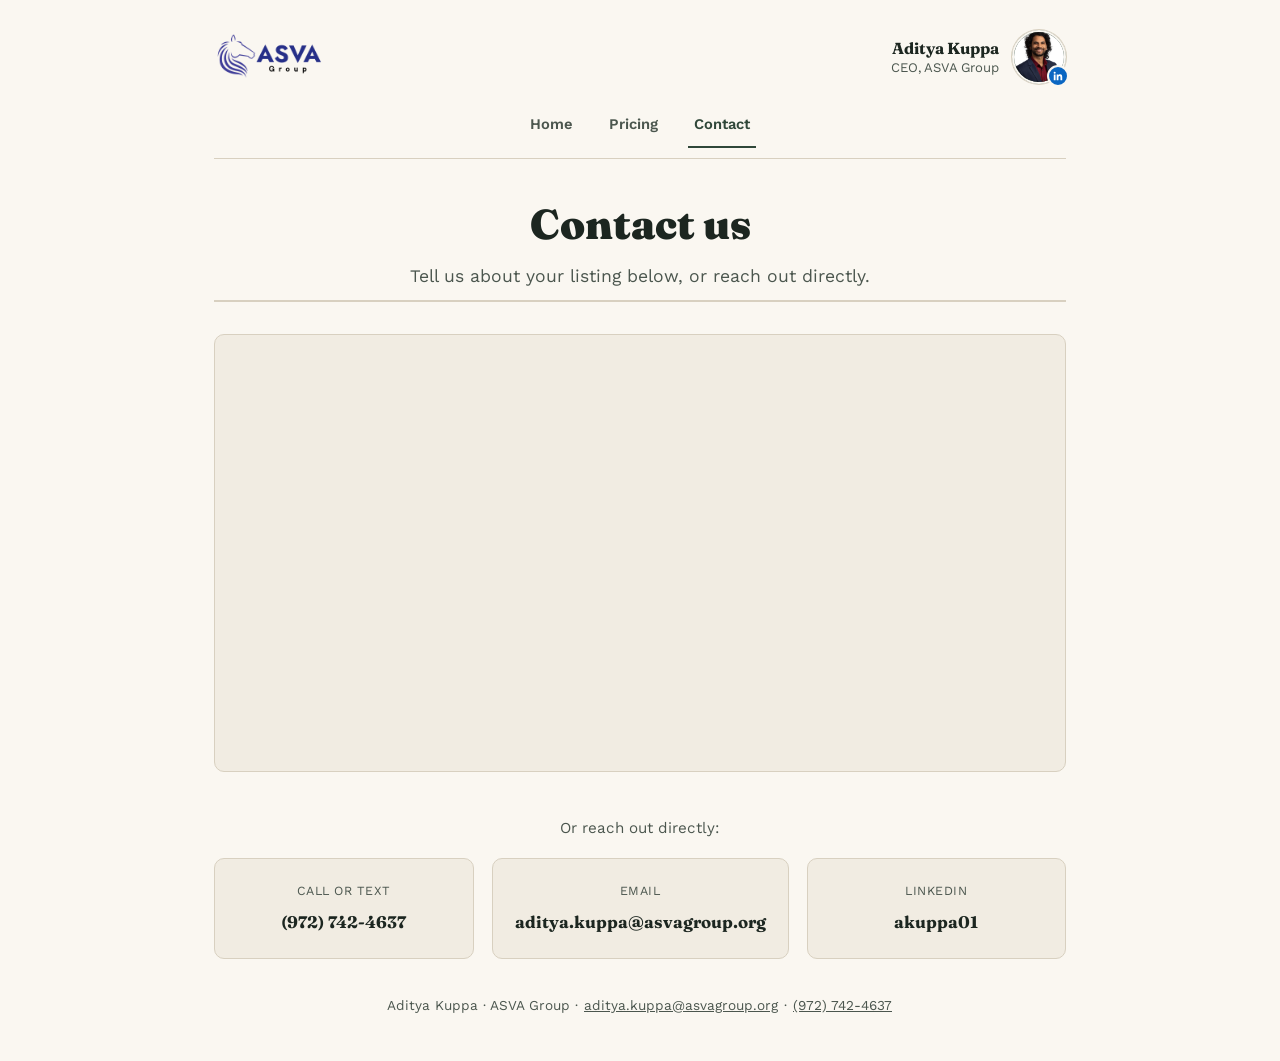
<file: contact.html>
<!DOCTYPE html>
<html lang="en">
<head>
<meta charset="UTF-8">
<meta name="viewport" content="width=device-width, initial-scale=1.0">
<title>Contact | Aditya Kuppa, ASVA Group</title>
<meta name="description" content="Tell us about your listing, or reach Aditya Kuppa directly by phone, text, email, or LinkedIn.">
<link rel="stylesheet" href="assets/site.css">
<style>
  .tally-section { border-top: 2px solid var(--rule); padding: 32px 0 8px; }
  .tally-wrap { background: var(--bg-panel); border: 1px solid var(--rule); border-radius: 10px; padding: 18px; }
  .tally-wrap iframe { display: block; border: 0; width: 100%; }

  .method-lead { text-align: center; color: var(--ink-soft); font-size: 0.95rem; margin: 6px 0 18px; }
  .contact-methods { padding: 30px 0 10px; }
  .method-grid { display: grid; grid-template-columns: repeat(3, 1fr); gap: 18px; }
  @media (max-width: 680px) { .method-grid { grid-template-columns: 1fr; } }
  .method-card {
    display: block;
    background: var(--bg-panel); border: 1px solid var(--rule); border-radius: 10px;
    padding: 22px; text-align: center; text-decoration: none;
    transition: border-color 0.15s ease, background 0.15s ease;
  }
  .method-card:hover { border-color: var(--gold); background: #fff; }
  .method-card .method-label { font-size: 0.78rem; letter-spacing: 0.04em; text-transform: uppercase; color: var(--ink-soft); margin-bottom: 8px; }
  .method-card .method-value { font-family: 'Fraunces', serif; font-weight: 700; font-size: 1.05rem; color: var(--ink); }
  .method-card:hover .method-value { color: var(--accent); }
</style>
</head>
<body>

<div class="wrap">
  <header class="top">
    <a class="brand-logo" href="https://www.asvagroup.org" target="_blank" rel="noopener">
      <img class="logo-img" src="assets/asva-logo.png" alt="ASVA Group">
    </a>
    <a class="profile-link" href="https://www.linkedin.com/in/akuppa01/" target="_blank" rel="noopener" aria-label="Aditya Kuppa, CEO, ASVA Group, view LinkedIn profile">
      <div class="profile-text">
        <div class="profile-name">Aditya Kuppa</div>
        <div class="profile-title">CEO, ASVA Group</div>
      </div>
      <div class="profile-photo-wrap">
        <div class="profile-photo-fallback">AK</div>
        <img class="profile-photo" src="assets/aditya-headshot.jpg" alt="" onerror="this.style.display='none'">
        <span class="li-badge" aria-hidden="true">
          <svg viewBox="0 0 24 24" fill="#fff" aria-hidden="true">
            <path d="M20.45 20.45h-3.56v-5.57c0-1.33-.02-3.04-1.85-3.04-1.85 0-2.14 1.45-2.14 2.94v5.67H9.34V9h3.41v1.56h.05c.48-.9 1.64-1.85 3.37-1.85 3.6 0 4.27 2.37 4.27 5.46v6.28zM5.34 7.43a2.07 2.07 0 1 1 0-4.14 2.07 2.07 0 0 1 0 4.14zM7.12 20.45H3.56V9h3.56v11.45z"/>
          </svg>
        </span>
      </div>
    </a>
  </header>

  <nav class="site-nav">
    <a href="index.html" class="nav-link">Home</a>
    <a href="pricing.html" class="nav-link">Pricing</a>
    <a href="contact.html" class="nav-link current">Contact</a>
  </nav>

  <section class="page-hero">
    <h1>Contact us</h1>
    <p class="sub">Tell us about your listing below, or reach out directly.</p>
  </section>

  <section class="tally-section">
    <div class="tally-wrap">
      <iframe data-tally-src="https://tally.so/embed/xX1qMy?alignLeft=1&hideTitle=1&transparentBackground=1&dynamicHeight=1"
        loading="lazy" width="100%" height="400" frameborder="0" marginheight="0" marginwidth="0"
        title="Contact form"></iframe>
    </div>
    <script>
      var d = document, w = "https://tally.so/widgets/embed.js",
      v = function() {
        if (typeof Tally !== "undefined") { Tally.loadEmbeds(); return; }
        d.querySelectorAll("iframe[data-tally-src]:not([src])").forEach(function(e) { e.src = e.dataset.tallySrc; });
      };
      if (typeof Tally !== "undefined") { v(); }
      else if (d.querySelector('script[src="' + w + '"]') == null) {
        var s = d.createElement("script");
        s.src = w; s.onload = v; s.onerror = v;
        d.body.appendChild(s);
      } else { v(); }
    </script>
  </section>

  <section class="contact-methods">
    <p class="method-lead">Or reach out directly:</p>
    <div class="method-grid">
      <a class="method-card" href="tel:9727424637">
        <div class="method-label">Call or text</div>
        <div class="method-value">(972) 742-4637</div>
      </a>
      <a class="method-card" href="mailto:aditya.kuppa@asvagroup.org">
        <div class="method-label">Email</div>
        <div class="method-value">aditya.kuppa@asvagroup.org</div>
      </a>
      <a class="method-card" href="https://www.linkedin.com/in/akuppa01/" target="_blank" rel="noopener">
        <div class="method-label">LinkedIn</div>
        <div class="method-value">akuppa01</div>
      </a>
    </div>
  </section>

  <footer>
    Aditya Kuppa · ASVA Group · <a href="mailto:aditya.kuppa@asvagroup.org">aditya.kuppa@asvagroup.org</a> · <a href="tel:9727424637">(972) 742-4637</a>
  </footer>
</div>

</body>
</html>
</file>
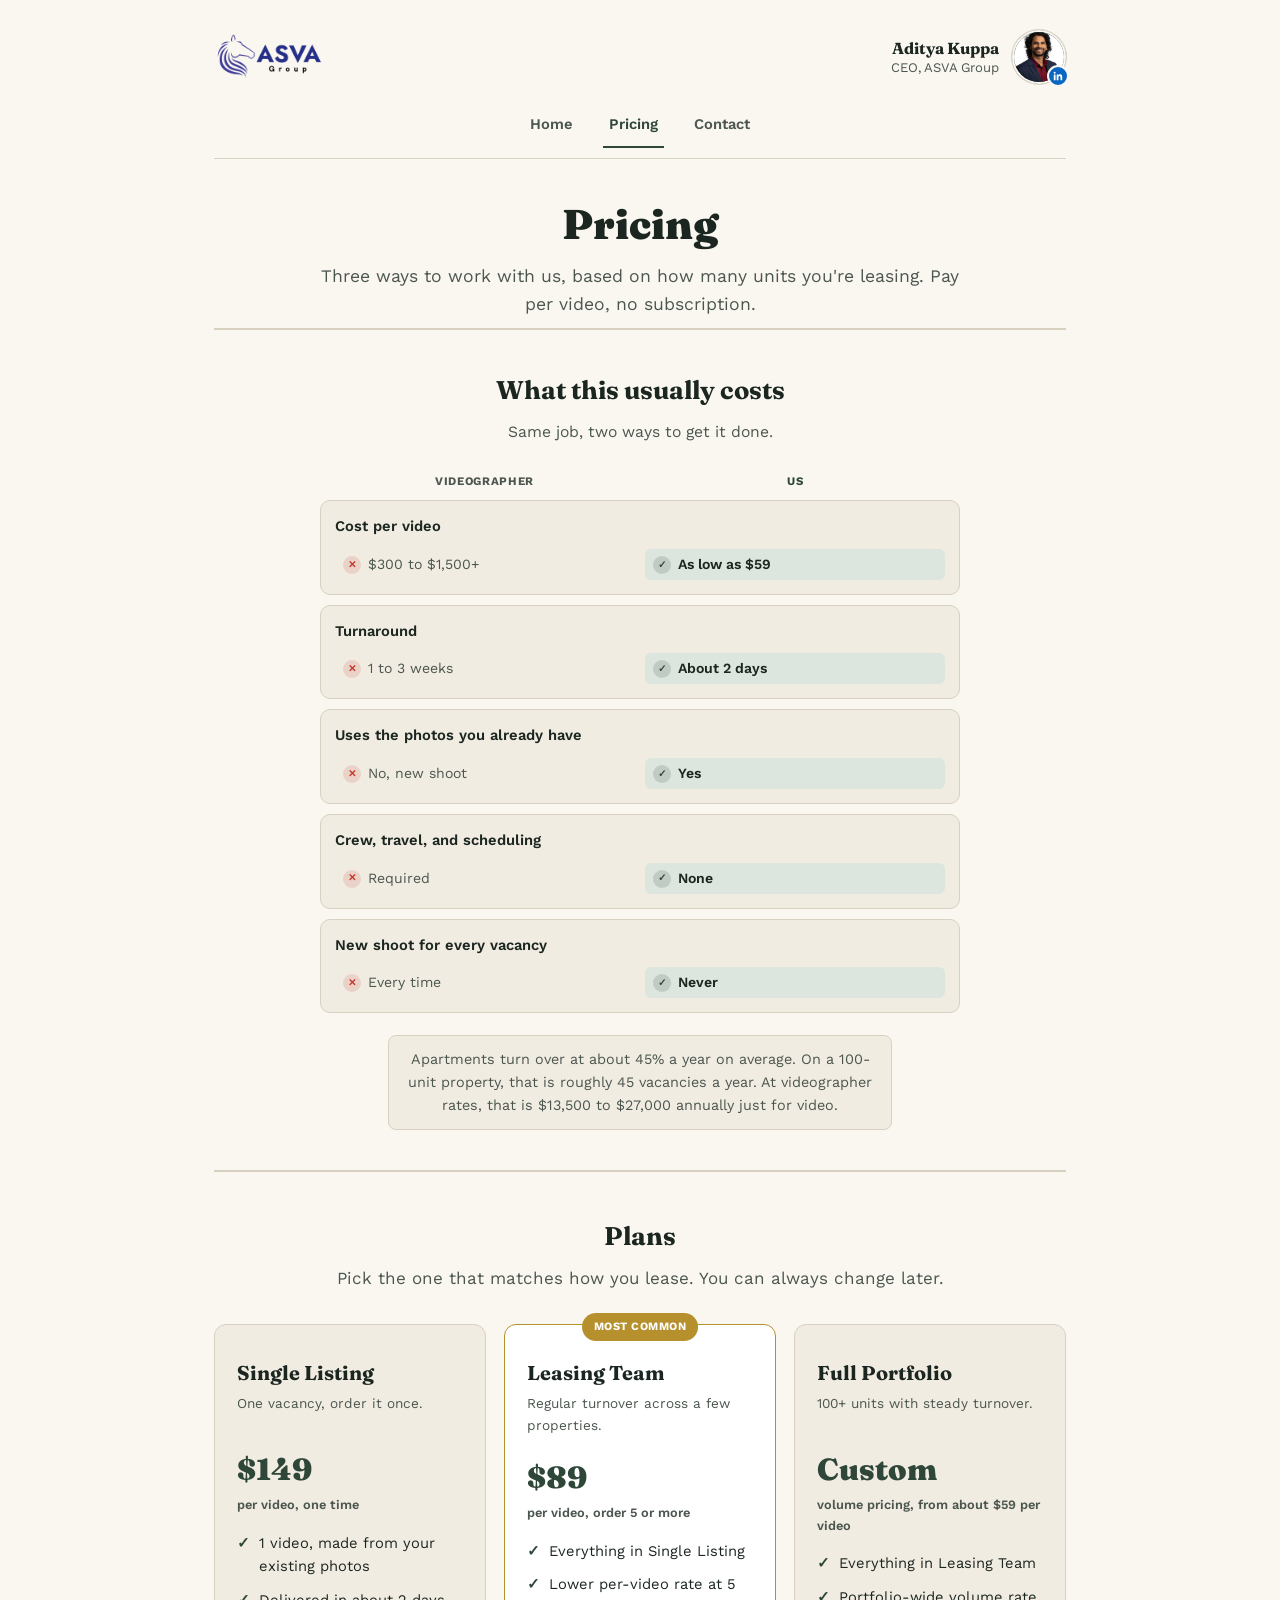
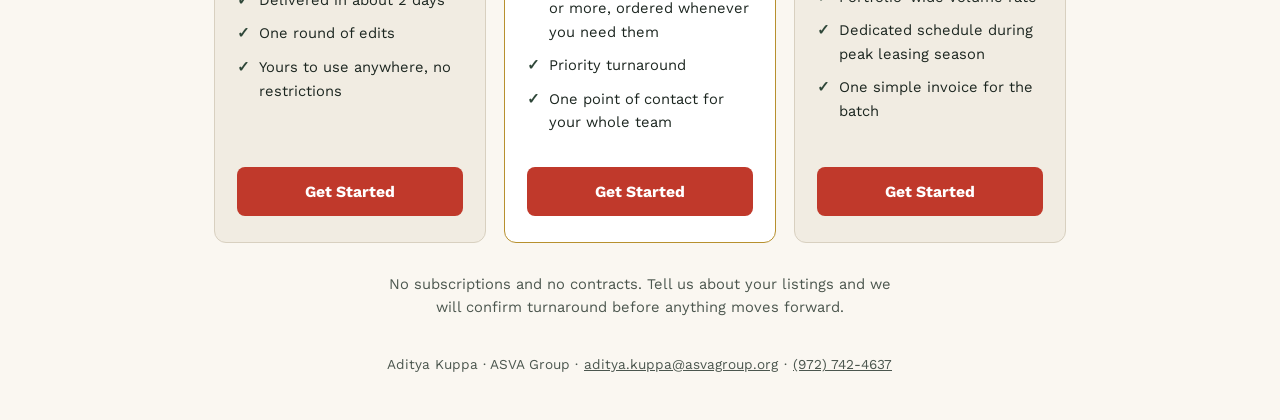
<file: pricing.html>
<!DOCTYPE html>
<html lang="en">
<head>
<meta charset="UTF-8">
<meta name="viewport" content="width=device-width, initial-scale=1.0">
<title>Pricing | Aditya Kuppa, ASVA Group</title>
<meta name="description" content="Three ways to work with us, based on how many units you're leasing. Pay per video, no subscription.">
<link rel="stylesheet" href="assets/site.css">
<style>
  .compare { border-top: 2px solid var(--rule); padding: 40px 0; }
  .compare h2 { text-align: center; font-family: 'Fraunces', serif; font-weight: 700; font-size: 1.6rem; margin: 0 0 8px; }
  .compare-sub { text-align: center; color: var(--ink-soft); margin: 0 0 28px; font-size: 0.98rem; }

  .compare-table { max-width: 640px; margin: 0 auto; }
  .compare-head { display: grid; grid-template-columns: 1fr 1fr; gap: 10px; padding: 0 14px; margin-bottom: 10px; }
  .compare-head span { text-align: center; font-size: 0.72rem; font-weight: 700; letter-spacing: 0.06em; text-transform: uppercase; color: var(--ink-soft); }
  .compare-head .head-us { color: var(--accent); }

  .compare-row { background: var(--bg-panel); border: 1px solid var(--rule); border-radius: 10px; padding: 14px; margin-bottom: 10px; }
  .compare-row-label { display: block; font-weight: 600; font-size: 0.92rem; margin-bottom: 10px; }
  .compare-cells { display: grid; grid-template-columns: 1fr 1fr; gap: 10px; }
  .cell { display: flex; align-items: flex-start; gap: 7px; font-size: 0.88rem; line-height: 1.35; padding: 6px 8px; border-radius: 6px; }
  .cell.them { color: var(--ink-soft); }
  .cell.us { color: var(--ink); font-weight: 600; background: var(--accent-soft); }
  .mark { flex: 0 0 auto; width: 18px; height: 18px; border-radius: 50%; display: flex; align-items: center; justify-content: center; font-size: 0.65rem; font-weight: 800; margin-top: 1px; }
  .mark.x { background: rgba(192,57,43,0.14); color: var(--free); }
  .mark.check { background: rgba(47,71,57,0.16); color: var(--accent); }

  .compare-note {
    text-align: center; font-size: 0.9rem; color: var(--ink-soft);
    max-width: 56ch; margin: 22px auto 0; padding: 12px 16px;
    background: var(--bg-panel); border: 1px solid var(--rule); border-radius: 8px;
  }

  .tiers { border-top: 2px solid var(--rule); padding: 44px 0 8px; }
  .tiers h2 { text-align: center; font-family: 'Fraunces', serif; font-weight: 700; font-size: 1.6rem; margin: 0 0 8px; }
  .tiers-sub { text-align: center; color: var(--ink-soft); margin: 0 0 32px; }
  .tier-grid { display: grid; grid-template-columns: repeat(3, 1fr); gap: 18px; align-items: stretch; }
  @media (max-width: 820px) { .tier-grid { grid-template-columns: 1fr; max-width: 420px; margin: 0 auto; } }
  .tier-card { background: var(--bg-panel); border: 1px solid var(--rule); border-radius: 12px; padding: 26px 22px; display: flex; flex-direction: column; position: relative; }
  .tier-card.featured { border-color: var(--gold); background: #fff; }
  .tier-badge {
    position: absolute; top: -12px; left: 50%; transform: translateX(-50%);
    background: var(--gold); color: #fff; font-size: 0.7rem; font-weight: 700;
    letter-spacing: 0.04em; text-transform: uppercase; padding: 5px 12px; border-radius: 20px;
  }
  .tier-name { font-family: 'Fraunces', serif; font-weight: 700; font-size: 1.25rem; margin: 6px 0 4px; }
  .tier-for { font-size: 0.85rem; color: var(--ink-soft); margin: 0 0 16px; min-height: 2.6em; }
  .tier-price { font-family: 'Fraunces', serif; font-weight: 900; font-size: 1.9rem; color: var(--accent); margin-bottom: 2px; }
  .tier-price small { display: block; font-family: 'Work Sans', sans-serif; font-weight: 600; font-size: 0.8rem; color: var(--ink-soft); margin-top: 2px; }
  .tier-list { list-style: none; margin: 14px 0 22px; padding: 0; flex: 1; }
  .tier-list li { position: relative; padding-left: 22px; margin-bottom: 10px; font-size: 0.92rem; color: var(--ink); }
  .tier-list li::before { content: "✓"; position: absolute; left: 0; color: var(--accent); font-weight: 700; }
  .tier-card .btn { text-align: center; padding: 12px 20px; font-size: 0.98rem; }

  .pricing-note { text-align: center; font-size: 0.92rem; color: var(--ink-soft); max-width: 56ch; margin: 30px auto 0; }
</style>
</head>
<body>

<div class="wrap">
  <header class="top">
    <a class="brand-logo" href="https://www.asvagroup.org" target="_blank" rel="noopener">
      <img class="logo-img" src="assets/asva-logo.png" alt="ASVA Group">
    </a>
    <a class="profile-link" href="https://www.linkedin.com/in/akuppa01/" target="_blank" rel="noopener" aria-label="Aditya Kuppa, CEO, ASVA Group, view LinkedIn profile">
      <div class="profile-text">
        <div class="profile-name">Aditya Kuppa</div>
        <div class="profile-title">CEO, ASVA Group</div>
      </div>
      <div class="profile-photo-wrap">
        <div class="profile-photo-fallback">AK</div>
        <img class="profile-photo" src="assets/aditya-headshot.jpg" alt="" onerror="this.style.display='none'">
        <span class="li-badge" aria-hidden="true">
          <svg viewBox="0 0 24 24" fill="#fff" aria-hidden="true">
            <path d="M20.45 20.45h-3.56v-5.57c0-1.33-.02-3.04-1.85-3.04-1.85 0-2.14 1.45-2.14 2.94v5.67H9.34V9h3.41v1.56h.05c.48-.9 1.64-1.85 3.37-1.85 3.6 0 4.27 2.37 4.27 5.46v6.28zM5.34 7.43a2.07 2.07 0 1 1 0-4.14 2.07 2.07 0 0 1 0 4.14zM7.12 20.45H3.56V9h3.56v11.45z"/>
          </svg>
        </span>
      </div>
    </a>
  </header>

  <nav class="site-nav">
    <a href="index.html" class="nav-link">Home</a>
    <a href="pricing.html" class="nav-link current">Pricing</a>
    <a href="contact.html" class="nav-link">Contact</a>
  </nav>

  <section class="page-hero">
    <h1>Pricing</h1>
    <p class="sub">Three ways to work with us, based on how many units you're leasing. Pay per video, no subscription.</p>
  </section>

  <section class="compare">
    <h2>What this usually costs</h2>
    <p class="compare-sub">Same job, two ways to get it done.</p>
    <div class="compare-table">
      <div class="compare-head">
        <span>Videographer</span>
        <span class="head-us">Us</span>
      </div>

      <div class="compare-row">
        <span class="compare-row-label">Cost per video</span>
        <div class="compare-cells">
          <span class="cell them"><span class="mark x">✕</span>$300 to $1,500+</span>
          <span class="cell us"><span class="mark check">✓</span>As low as $59</span>
        </div>
      </div>

      <div class="compare-row">
        <span class="compare-row-label">Turnaround</span>
        <div class="compare-cells">
          <span class="cell them"><span class="mark x">✕</span>1 to 3 weeks</span>
          <span class="cell us"><span class="mark check">✓</span>About 2 days</span>
        </div>
      </div>

      <div class="compare-row">
        <span class="compare-row-label">Uses the photos you already have</span>
        <div class="compare-cells">
          <span class="cell them"><span class="mark x">✕</span>No, new shoot</span>
          <span class="cell us"><span class="mark check">✓</span>Yes</span>
        </div>
      </div>

      <div class="compare-row">
        <span class="compare-row-label">Crew, travel, and scheduling</span>
        <div class="compare-cells">
          <span class="cell them"><span class="mark x">✕</span>Required</span>
          <span class="cell us"><span class="mark check">✓</span>None</span>
        </div>
      </div>

      <div class="compare-row">
        <span class="compare-row-label">New shoot for every vacancy</span>
        <div class="compare-cells">
          <span class="cell them"><span class="mark x">✕</span>Every time</span>
          <span class="cell us"><span class="mark check">✓</span>Never</span>
        </div>
      </div>
    </div>

    <p class="compare-note">Apartments turn over at about 45% a year on average. On a 100-unit property, that is roughly 45 vacancies a year. At videographer rates, that is $13,500 to $27,000 annually just for video.</p>
  </section>

  <section class="tiers">
    <h2>Plans</h2>
    <p class="tiers-sub">Pick the one that matches how you lease. You can always change later.</p>
    <div class="tier-grid">
      <div class="tier-card">
        <div class="tier-name">Single Listing</div>
        <div class="tier-for">One vacancy, order it once.</div>
        <div class="tier-price">$149 <small>per video, one time</small></div>
        <ul class="tier-list">
          <li>1 video, made from your existing photos</li>
          <li>Delivered in about 2 days</li>
          <li>One round of edits</li>
          <li>Yours to use anywhere, no restrictions</li>
        </ul>
        <a class="btn" href="contact.html">Get Started</a>
      </div>

      <div class="tier-card featured">
        <span class="tier-badge">Most common</span>
        <div class="tier-name">Leasing Team</div>
        <div class="tier-for">Regular turnover across a few properties.</div>
        <div class="tier-price">$89 <small>per video, order 5 or more</small></div>
        <ul class="tier-list">
          <li>Everything in Single Listing</li>
          <li>Lower per-video rate at 5 or more, ordered whenever you need them</li>
          <li>Priority turnaround</li>
          <li>One point of contact for your whole team</li>
        </ul>
        <a class="btn" href="contact.html">Get Started</a>
      </div>

      <div class="tier-card">
        <div class="tier-name">Full Portfolio</div>
        <div class="tier-for">100+ units with steady turnover.</div>
        <div class="tier-price">Custom <small>volume pricing, from about $59 per video</small></div>
        <ul class="tier-list">
          <li>Everything in Leasing Team</li>
          <li>Portfolio-wide volume rate</li>
          <li>Dedicated schedule during peak leasing season</li>
          <li>One simple invoice for the batch</li>
        </ul>
        <a class="btn" href="contact.html">Get Started</a>
      </div>
    </div>
    <p class="pricing-note">No subscriptions and no contracts. Tell us about your listings and we will confirm turnaround before anything moves forward.</p>
  </section>

  <footer>
    Aditya Kuppa · ASVA Group · <a href="mailto:aditya.kuppa@asvagroup.org">aditya.kuppa@asvagroup.org</a> · <a href="tel:9727424637">(972) 742-4637</a>
  </footer>
</div>

</body>
</html>
</file>
<file: assets/site.css>
/* Shared across index.html, pricing.html, contact.html */

@import url('https://fonts.googleapis.com/css2?family=Fraunces:opsz,wght@9..144,400;9..144,600;9..144,700;9..144,900&family=Work+Sans:wght@400;500;600;700&display=swap');

:root {
  --bg: #FAF7F1;
  --bg-panel: #F1ECE2;
  --ink: #1C2620;
  --ink-soft: #4B564E;
  --accent: #2F4739;
  --accent-soft: #DCE6DE;
  --gold: #B7902E;
  --free: #C0392B;
  --rule: #D8D0C0;
}

* { box-sizing: border-box; }

body {
  margin: 0;
  background: var(--bg);
  color: var(--ink);
  font-family: 'Work Sans', sans-serif;
  line-height: 1.6;
  -webkit-font-smoothing: antialiased;
  font-size: 17px;
}

a { color: var(--accent); }

.wrap { max-width: 900px; margin: 0 auto; padding: 0 24px; }

header.top { padding: 30px 0 18px; display: flex; align-items: center; justify-content: space-between; flex-wrap: wrap; gap: 16px; }
.brand-logo { display: flex; align-items: center; }
.logo-img { height: 54px; width: auto; display: block; }

.profile-link {
  display: flex; align-items: center; gap: 13px;
  padding: 6px 10px; margin: -6px -10px;
  border-radius: 10px;
  text-decoration: none;
  transition: background 0.15s ease;
}
.profile-link:hover { background: var(--accent-soft); }
.profile-text { text-align: right; line-height: 1.3; }
.profile-name {
  font-family: 'Fraunces', serif; font-weight: 700; font-size: 1rem;
  color: var(--ink); transition: color 0.15s ease;
}
.profile-link:hover .profile-name { color: var(--accent); }
.profile-title { font-size: 0.82rem; color: var(--ink-soft); transition: color 0.15s ease; }
.profile-link:hover .profile-title { color: var(--accent); }

.profile-photo-wrap { position: relative; width: 54px; height: 54px; flex: 0 0 auto; }
.profile-photo-fallback {
  position: absolute; inset: 0; border-radius: 50%;
  background: var(--accent); color: #fff;
  display: flex; align-items: center; justify-content: center;
  font-family: 'Fraunces', serif; font-weight: 700; font-size: 1rem;
}
.profile-photo {
  position: absolute; inset: 0; width: 100%; height: 100%;
  border-radius: 50%; object-fit: cover;
  border: 2px solid var(--bg);
  box-shadow: 0 0 0 1px var(--rule);
  transition: box-shadow 0.15s ease;
  z-index: 2;
}
.profile-link:hover .profile-photo { box-shadow: 0 0 0 2px var(--accent); }

.li-badge {
  position: absolute; right: -3px; bottom: -3px;
  width: 22px; height: 22px;
  background: #0A66C2;
  border-radius: 50%;
  border: 2px solid var(--bg);
  display: flex; align-items: center; justify-content: center;
  z-index: 3;
}
.li-badge svg { width: 12px; height: 12px; }

.site-nav {
  display: flex; justify-content: center; gap: 24px;
  padding: 2px 0 10px; margin-bottom: 22px;
  border-bottom: 1px solid var(--rule);
}
.nav-link {
  display: inline-flex; align-items: center; justify-content: center;
  min-height: 44px; padding: 4px 6px;
  font-family: 'Work Sans', sans-serif; font-weight: 600; font-size: 0.92rem;
  color: var(--ink-soft); text-decoration: none;
  border-bottom: 2px solid transparent;
}
.nav-link:hover { color: var(--ink); }
.nav-link.current { color: var(--accent); border-bottom-color: var(--accent); }

.btn {
  display: inline-block;
  background: var(--free);
  color: #fff;
  text-decoration: none;
  padding: 16px 34px;
  border-radius: 8px;
  font-weight: 700;
  font-size: 1.15rem;
}
.btn:hover { background: #a53125; }

.page-hero { padding: 20px 0 10px; text-align: center; }
.page-hero h1 {
  font-family: 'Fraunces', serif;
  font-weight: 900;
  font-size: clamp(2rem, 5vw, 2.6rem);
  line-height: 1.12;
  margin: 0 0 14px;
}
.page-hero .sub { font-size: 1.1rem; color: var(--ink-soft); max-width: 58ch; margin: 0 auto; }

section.cta {
  border-top: 2px solid var(--rule);
  padding: 44px 0 60px;
  text-align: center;
  background: var(--accent-soft);
  border-radius: 10px;
  margin: 20px 0 40px;
}
.cta h2 { font-family: 'Fraunces', serif; font-weight: 900; font-size: 1.9rem; margin: 0 0 12px; }
.cta p { color: var(--ink-soft); max-width: 50ch; margin: 0 auto 26px; font-size: 1.05rem; }
.contact-note { display: block; margin-top: 16px; font-size: 0.95rem; color: var(--ink-soft); }
.contact-note a { display: inline-block; padding: 6px 2px; color: var(--ink); font-weight: 600; }

footer { padding: 22px 0 40px; font-size: 0.85rem; color: var(--ink-soft); text-align: center; }
footer a { display: inline-block; padding: 4px 1px; color: var(--ink-soft); text-decoration: underline; }

:focus-visible { outline: 2px solid var(--gold); outline-offset: 2px; }
</file>
